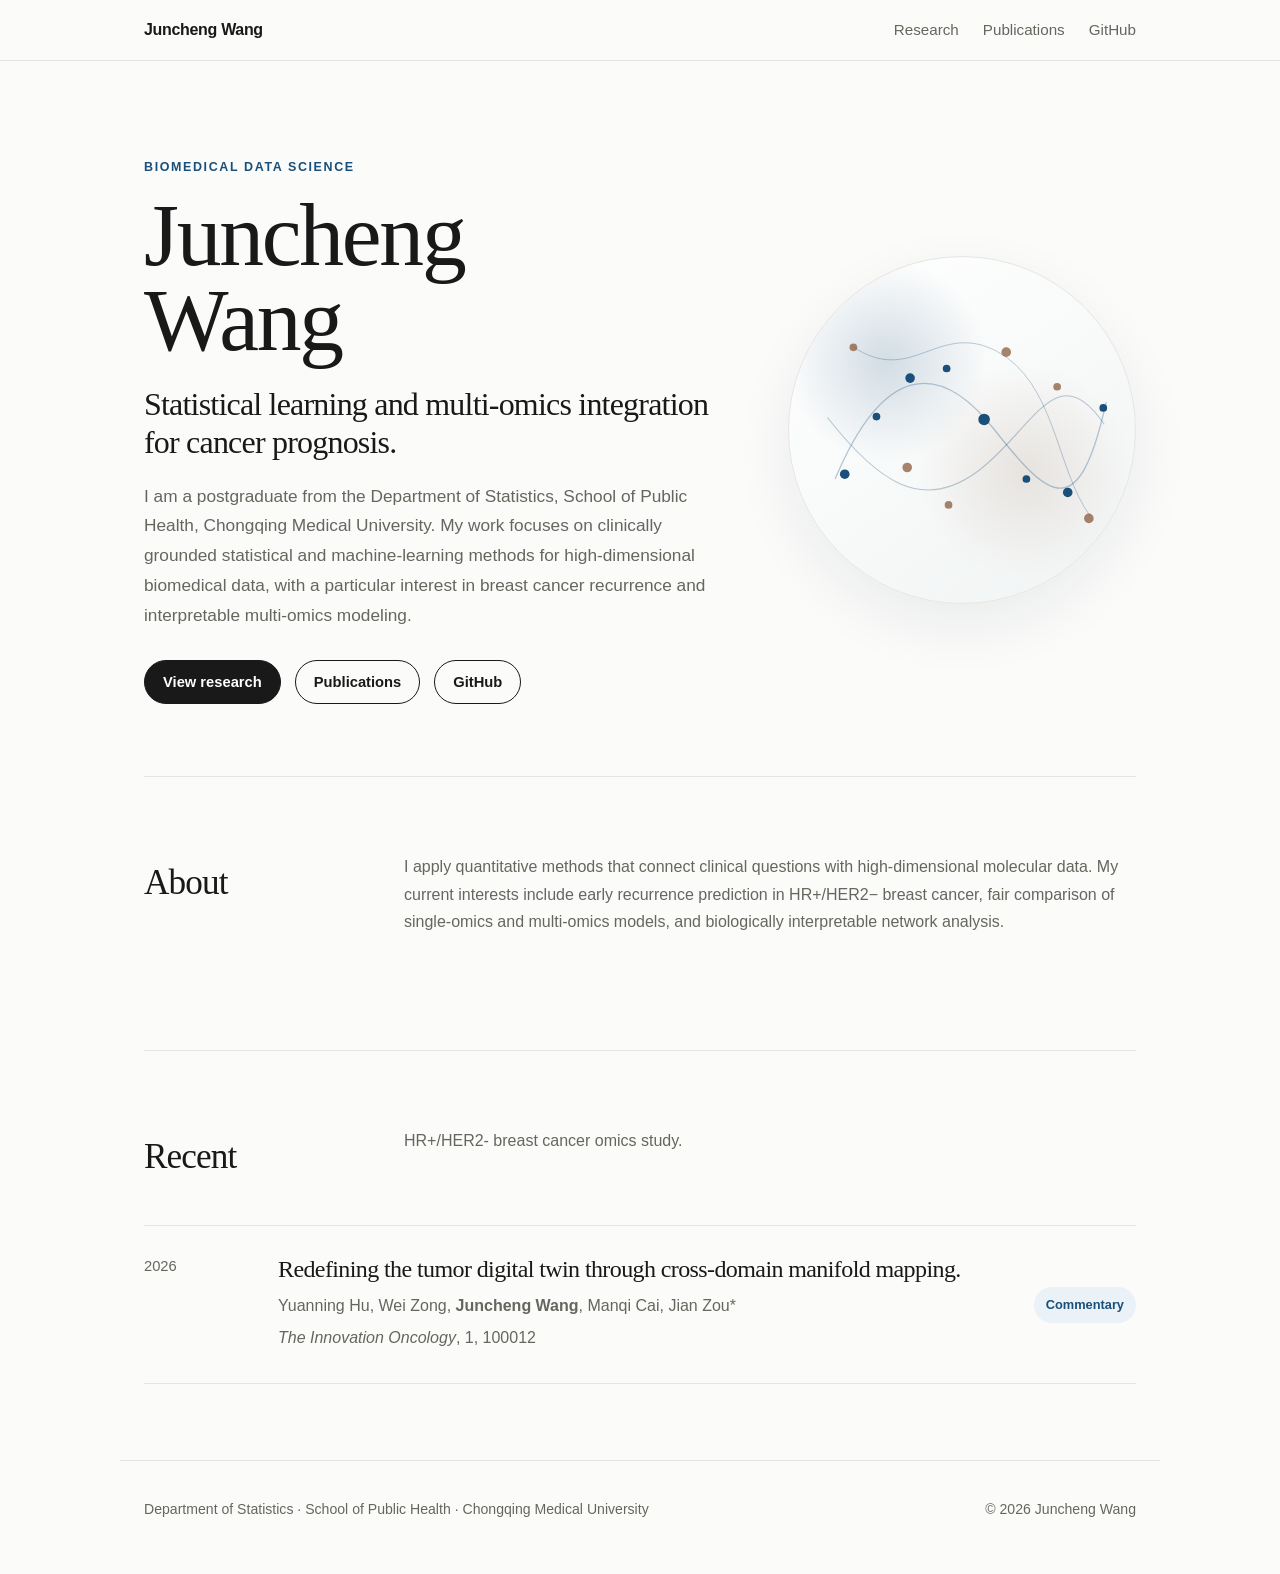
<file: index.html>
<!doctype html>
<html lang="en">
<head>
  <meta charset="utf-8">
  <meta name="viewport" content="width=device-width, initial-scale=1">
  <meta name="description" content="Juncheng Wang — biomedical data science, multi-omics integration, and cancer prognosis research.">
  <title>Juncheng Wang · Biomedical Data Science</title>
  <link rel="stylesheet" href="assets/styles.css">
</head>
<body>
<header class="site-header">
  <nav class="nav" aria-label="Main navigation">
    <a class="brand" href="index.html">Juncheng Wang</a>
    <div class="nav-links">
      <a href="research.html">Research</a>
      <a href="publications.html">Publications</a>
      <a href="https://github.com/WJC-404" target="_blank" rel="noopener noreferrer">GitHub</a>
    </div>
  </nav>
</header>
<main>
  <section class="hero">
    <div>
      <p class="eyebrow">Biomedical Data Science</p>
      <h1>Juncheng<br>Wang</h1>
      <h2>Statistical learning and multi-omics integration for cancer prognosis.</h2>
      <p class="lead">I am a postgraduate from the Department of Statistics, School of Public Health, Chongqing Medical University. My work focuses on clinically grounded statistical and machine-learning methods for high-dimensional biomedical data, with a particular interest in breast cancer recurrence and interpretable multi-omics modeling.</p>
      <div class="hero-actions">
        <a class="button primary" href="research.html">View research</a>
        <a class="button" href="publications.html">Publications</a>
        <a class="button" href="https://github.com/WJC-404" target="_blank" rel="noopener noreferrer">GitHub</a>
      </div>
    </div>
    <div class="manifold" aria-label="Abstract visualization of cross-domain manifold mapping">
      <svg viewBox="0 0 360 360" role="img" aria-hidden="true">
        <g fill="none" stroke="#194f7a" stroke-opacity=".30">
          <path d="M48 231 C98 112, 156 106, 214 180 S302 277, 330 151" stroke-width="1.4"/>
          <path d="M40 167 C91 232, 137 266, 195 224 S278 100, 328 174" stroke-width="1.1"/>
          <path d="M66 93 C128 135, 155 66, 216 98 S278 221, 313 269" stroke-width="1"/>
        </g>
        <g fill="#194f7a">
          <circle cx="58" cy="226" r="5"/><circle cx="91" cy="166" r="4"/><circle cx="126" cy="126" r="5"/>
          <circle cx="164" cy="116" r="4"/><circle cx="203" cy="169" r="6"/><circle cx="247" cy="231" r="4"/>
          <circle cx="290" cy="245" r="5"/><circle cx="327" cy="157" r="4"/>
        </g>
        <g fill="#8a5d3b" opacity=".75">
          <circle cx="67" cy="94" r="4"/><circle cx="123" cy="219" r="5"/><circle cx="166" cy="258" r="4"/>
          <circle cx="226" cy="99" r="5"/><circle cx="279" cy="135" r="4"/><circle cx="312" cy="272" r="5"/>
        </g>
      </svg>
    </div>
  </section>

  <section class="section">
    <div class="section-heading">
      <h2>About</h2>
      <p>I apply quantitative methods that connect clinical questions with high-dimensional molecular data. My current interests include early recurrence prediction in HR+/HER2− breast cancer, fair comparison of single-omics and multi-omics models, and biologically interpretable network analysis.</p>
    </div>
  </section>

  <section class="section">
    <div class="section-heading">
      <h2>Recent</h2>
      <p>HR+/HER2- breast cancer omics study.</p>
    </div>
    <article class="recent-card">
      <div class="year">2026</div>
      <div>
        <h3 class="pub-title"><a href="https://doi.org/10.59717/j.xinn-oncol.2026.100012">Redefining the tumor digital twin through cross-domain manifold mapping.</a></h3>
        <p class="pub-authors">Yuanning Hu, Wei Zong, <strong>Juncheng Wang</strong>, Manqi Cai, Jian Zou*</p>
        <p class="pub-meta"><em>The Innovation Oncology</em>, 1, 100012</p>
      </div>
      <div class="pub-type">Commentary</div>
    </article>
  </section>
</main>
<footer>
  <span>Department of Statistics · School of Public Health · Chongqing Medical University</span>
  <span>© 2026 Juncheng Wang</span>
</footer>
</body>
</html>
</file>
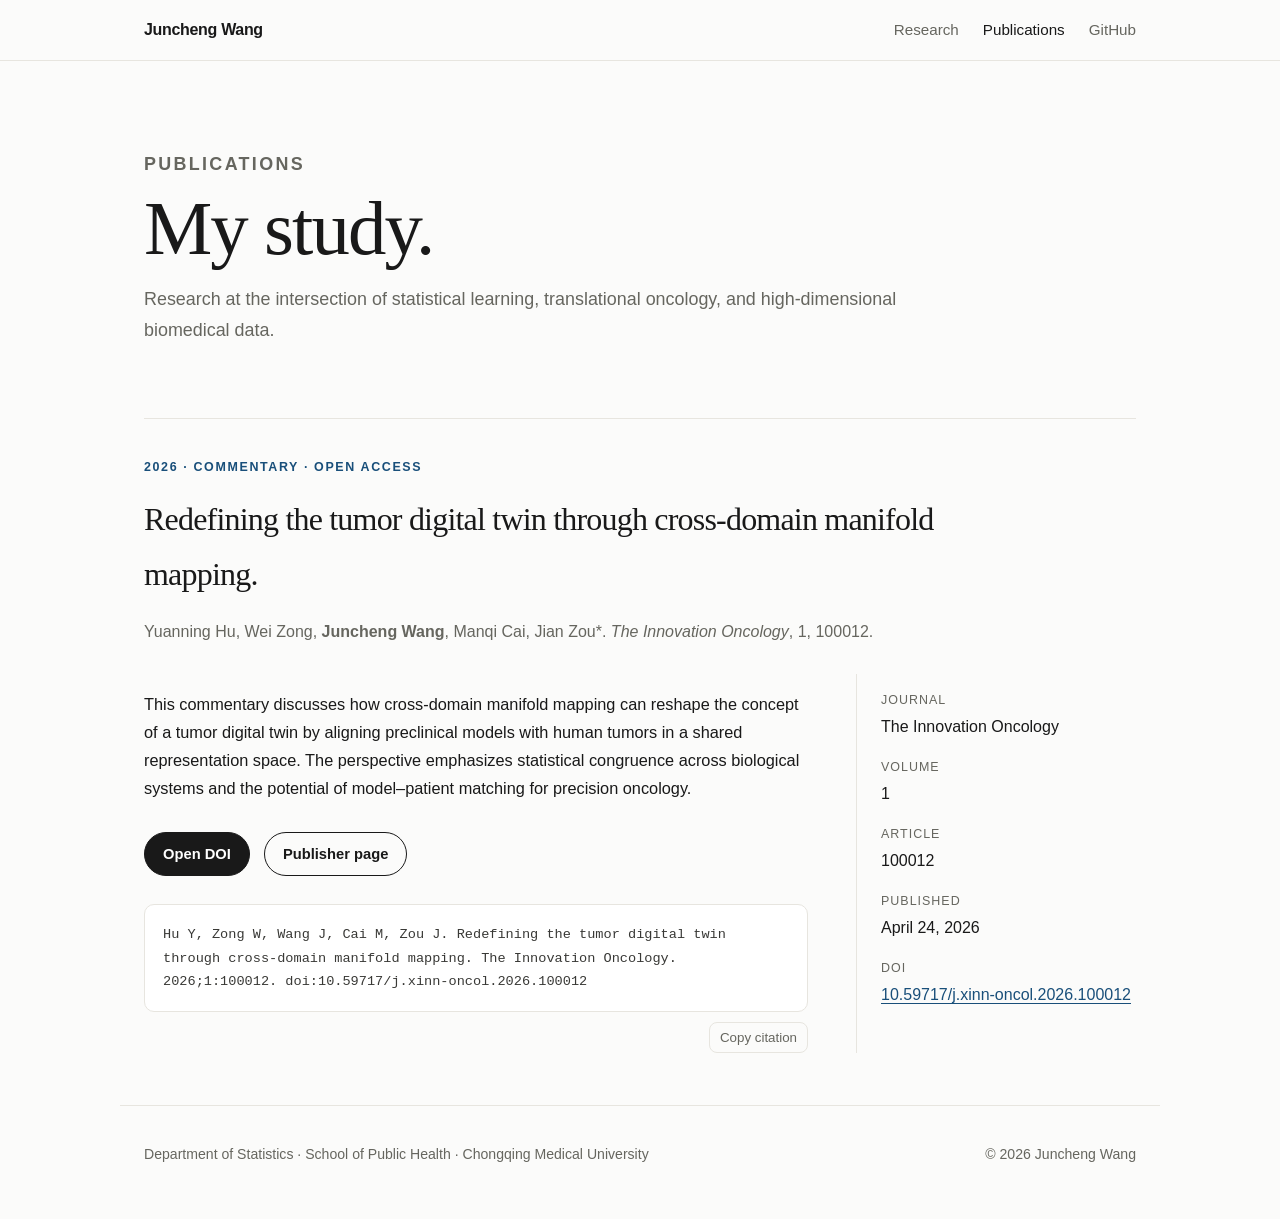
<file: publications.html>
<!doctype html>
<html lang="en">
<head>
  <meta charset="utf-8">
  <meta name="viewport" content="width=device-width, initial-scale=1">
  <meta name="description" content="Publications by Juncheng Wang.">
  <title>Publications · Juncheng Wang</title>
  <link rel="stylesheet" href="assets/styles.css">
</head>
<body>
<header class="site-header">
  <nav class="nav" aria-label="Main navigation">
    <a class="brand" href="index.html">Juncheng Wang</a>
    <div class="nav-links">
      <a href="research.html">Research</a>
      <a href="publications.html" aria-current="page">Publications</a>
      <a href="https://github.com/WJC-404" target="_blank" rel="noopener noreferrer">GitHub</a>
    </div>
  </nav>
</header>
<main>
  <section class="page-hero">
    <p class="eyebrow">Publications</p>
    <h1>My study.</h1>
    <p>Research at the intersection of statistical learning, translational oncology, and high-dimensional biomedical data.</p>
  </section>

  <article class="publication">
    <p class="eyebrow">2026 · Commentary · Open Access</p>
    <h2>Redefining the tumor digital twin through cross-domain manifold mapping.</h2>
    <p class="citation">Yuanning Hu, Wei Zong, <strong>Juncheng Wang</strong>, Manqi Cai, Jian Zou*. <em>The Innovation Oncology</em>, 1, 100012.</p>
    <div class="publication-grid">
      <div>
        <p class="summary">This commentary discusses how cross-domain manifold mapping can reshape the concept of a tumor digital twin by aligning preclinical models with human tumors in a shared representation space. The perspective emphasizes statistical congruence across biological systems and the potential of model–patient matching for precision oncology.</p>
        <div class="hero-actions">
          <a class="button primary" href="https://doi.org/10.59717/j.xinn-oncol.2026.100012">Open DOI</a>
          <a class="button" href="https://www.the-innovation.org/article/doi/10.59717/j.xinn-oncol.2026.100012">Publisher page</a>
        </div>
        <div class="citation-box" id="citation-2026">Hu Y, Zong W, Wang J, Cai M, Zou J. Redefining the tumor digital twin through cross-domain manifold mapping. The Innovation Oncology. 2026;1:100012. doi:10.59717/j.xinn-oncol.2026.100012</div>
        <div class="copy-row"><button class="copy-button" data-copy-citation="#citation-2026">Copy citation</button></div>
      </div>
      <aside class="details">
        <dl>
          <dt>Journal</dt><dd>The Innovation Oncology</dd>
          <dt>Volume</dt><dd>1</dd>
          <dt>Article</dt><dd>100012</dd>
          <dt>Published</dt><dd>April 24, 2026</dd>
          <dt>DOI</dt><dd><a href="https://doi.org/10.59717/j.xinn-oncol.2026.100012">10.59717/j.xinn-oncol.2026.100012</a></dd>
        </dl>
      </aside>
    </div>
  </article>
</main>
<footer>
  <span>Department of Statistics · School of Public Health · Chongqing Medical University</span>
  <span>© 2026 Juncheng Wang</span>
</footer>
<script src="assets/site.js"></script>
</body>
</html>
</file>
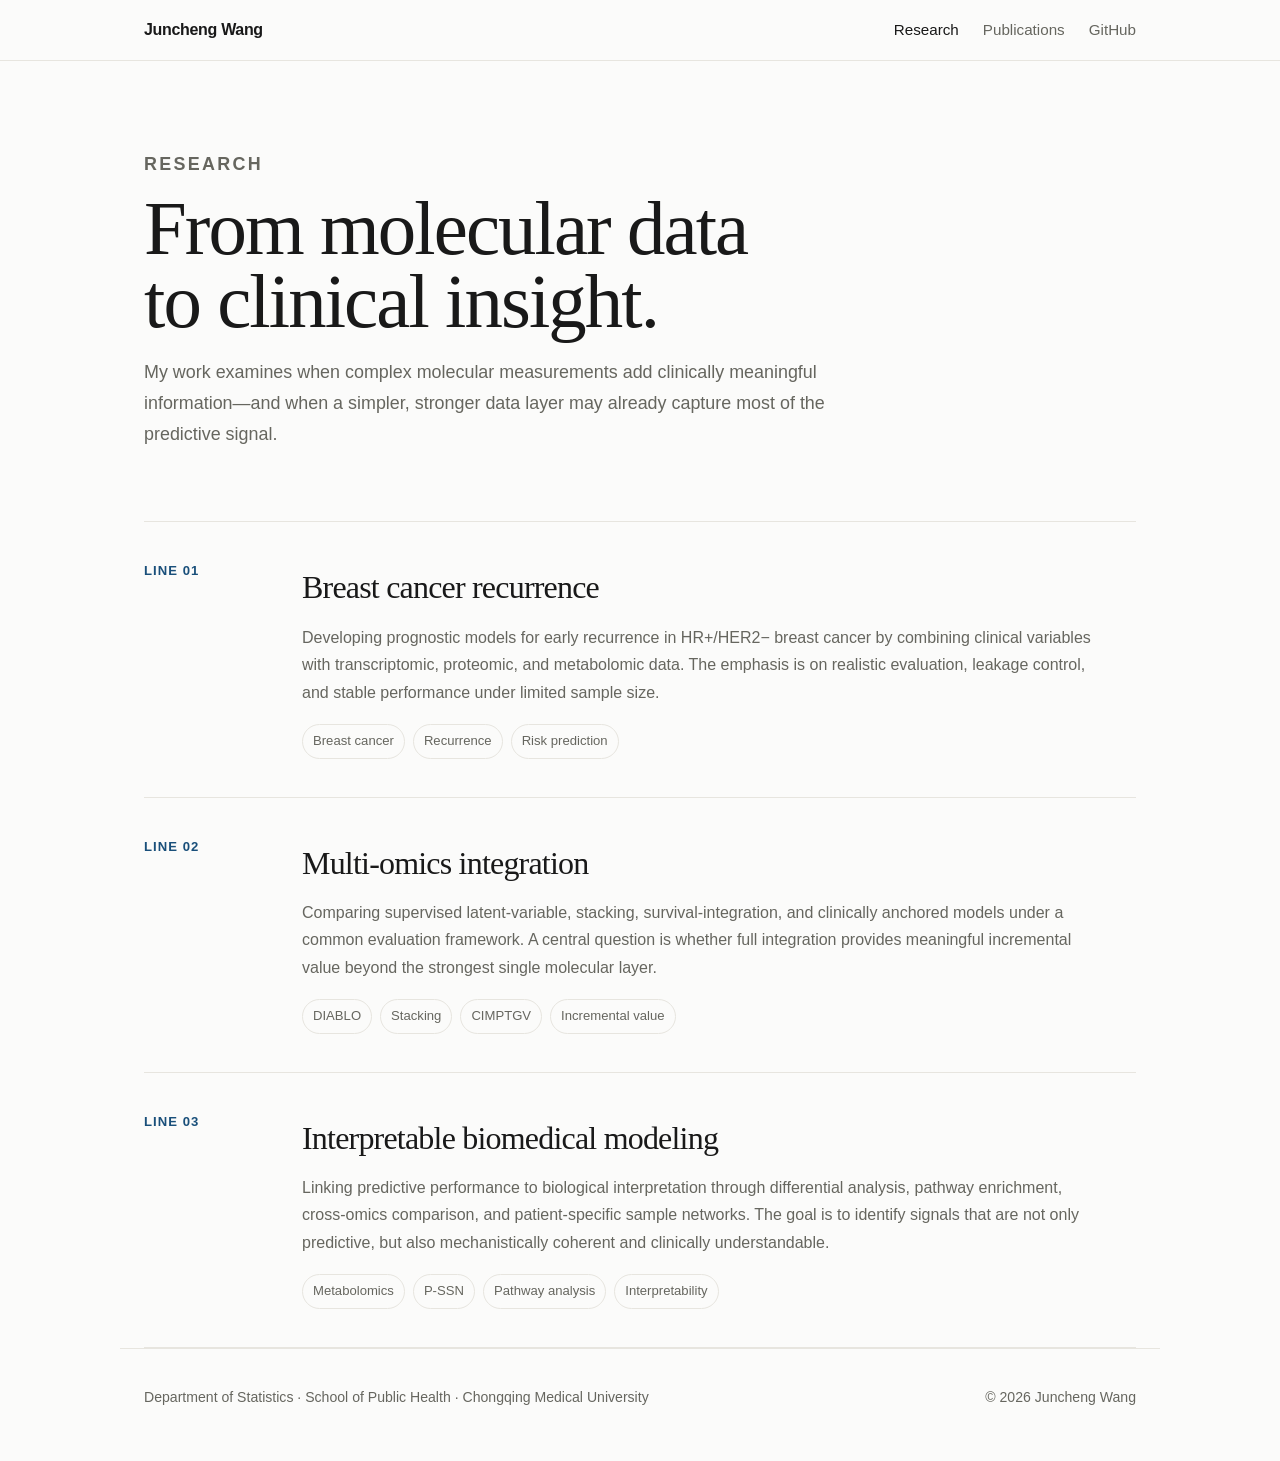
<file: research.html>
<!doctype html>
<html lang="en">
<head>
  <meta charset="utf-8">
  <meta name="viewport" content="width=device-width, initial-scale=1">
  <meta name="description" content="Research interests of Juncheng Wang.">
  <title>Research · Juncheng Wang</title>
  <link rel="stylesheet" href="assets/styles.css">
</head>
<body>
<header class="site-header">
  <nav class="nav" aria-label="Main navigation">
    <a class="brand" href="index.html">Juncheng Wang</a>
    <div class="nav-links">
      <a href="research.html" aria-current="page">Research</a>
      <a href="publications.html">Publications</a>
      <a href="https://github.com/WJC-404" target="_blank" rel="noopener noreferrer">GitHub</a>
    </div>
  </nav>
</header>
<main>
  <section class="page-hero">
    <p class="eyebrow">Research</p>
    <h1>From molecular data<br>to clinical insight.</h1>
    <p>My work examines when complex molecular measurements add clinically meaningful information—and when a simpler, stronger data layer may already capture most of the predictive signal.</p>
  </section>

  <section class="research-line">
    <div class="line-label">Line 01</div>
    <div>
      <h2>Breast cancer recurrence</h2>
      <p>Developing prognostic models for early recurrence in HR+/HER2− breast cancer by combining clinical variables with transcriptomic, proteomic, and metabolomic data. The emphasis is on realistic evaluation, leakage control, and stable performance under limited sample size.</p>
      <div class="tags"><span class="tag">Breast cancer</span><span class="tag">Recurrence</span><span class="tag">Risk prediction</span></div>
    </div>
  </section>

  <section class="research-line">
    <div class="line-label">Line 02</div>
    <div>
      <h2>Multi-omics integration</h2>
      <p>Comparing supervised latent-variable, stacking, survival-integration, and clinically anchored models under a common evaluation framework. A central question is whether full integration provides meaningful incremental value beyond the strongest single molecular layer.</p>
      <div class="tags"><span class="tag">DIABLO</span><span class="tag">Stacking</span><span class="tag">CIMPTGV</span><span class="tag">Incremental value</span></div>
    </div>
  </section>

  <section class="research-line">
    <div class="line-label">Line 03</div>
    <div>
      <h2>Interpretable biomedical modeling</h2>
      <p>Linking predictive performance to biological interpretation through differential analysis, pathway enrichment, cross-omics comparison, and patient-specific sample networks. The goal is to identify signals that are not only predictive, but also mechanistically coherent and clinically understandable.</p>
      <div class="tags"><span class="tag">Metabolomics</span><span class="tag">P-SSN</span><span class="tag">Pathway analysis</span><span class="tag">Interpretability</span></div>
    </div>
  </section>
</main>
<footer>
  <span>Department of Statistics · School of Public Health · Chongqing Medical University</span>
  <span>© 2026 Juncheng Wang</span>
</footer>
</body>
</html>
</file>
<file: assets/styles.css>
:root {
  --bg: #fbfbfa;
  --surface: #ffffff;
  --text: #191919;
  --muted: #66665f;
  --line: #e7e5df;
  --accent: #194f7a;
  --accent-soft: #eaf2f7;
  --max: 1040px;
  --serif: Georgia, 'Times New Roman', serif;
  --sans: Inter, ui-sans-serif, -apple-system, BlinkMacSystemFont, 'Segoe UI', Arial, sans-serif;
}

* { box-sizing: border-box; }
html { scroll-behavior: smooth; }
body {
  margin: 0;
  background: var(--bg);
  color: var(--text);
  font-family: var(--sans);
  line-height: 1.72;
  -webkit-font-smoothing: antialiased;
}
a { color: var(--accent); text-decoration-thickness: 1px; text-underline-offset: 3px; }
a:hover { text-decoration-thickness: 2px; }
img { max-width: 100%; display: block; }

.site-header {
  position: sticky;
  top: 0;
  z-index: 20;
  background: color-mix(in srgb, var(--bg) 92%, transparent);
  backdrop-filter: blur(12px);
  border-bottom: 1px solid var(--line);
}
.nav {
  max-width: var(--max);
  margin: 0 auto;
  padding: 16px 24px;
  display: flex;
  align-items: center;
  justify-content: space-between;
  gap: 24px;
}
.brand {
  color: var(--text);
  text-decoration: none;
  font-weight: 700;
  letter-spacing: -0.02em;
}
.nav-links { display: flex; gap: 24px; align-items: center; }
.nav-links a { color: var(--muted); text-decoration: none; font-size: 0.95rem; }
.nav-links a[aria-current='page'], .nav-links a:hover { color: var(--text); }

main { max-width: var(--max); margin: 0 auto; padding: 0 24px; }
.hero {
  min-height: 66vh;
  display: grid;
  grid-template-columns: minmax(0, 1.25fr) minmax(280px, 0.75fr);
  gap: 64px;
  align-items: center;
  padding: 96px 0 72px;
}
.eyebrow {
  margin: 0 0 14px;
  color: var(--accent);
  text-transform: uppercase;
  letter-spacing: 0.13em;
  font-size: 0.78rem;
  font-weight: 700;
}
h1, h2, h3 { font-family: var(--serif); font-weight: 500; letter-spacing: -0.025em; }
h1 { margin: 0; font-size: clamp(3rem, 7vw, 6.6rem); line-height: 0.95; }
.hero h2 {
  margin: 24px 0 20px;
  font-size: clamp(1.45rem, 2.5vw, 2.35rem);
  line-height: 1.18;
  max-width: 820px;
}
.lead { font-size: 1.08rem; color: var(--muted); max-width: 760px; }
.hero-actions { display: flex; gap: 14px; flex-wrap: wrap; margin-top: 30px; }
.button {
  display: inline-flex;
  align-items: center;
  justify-content: center;
  min-height: 44px;
  padding: 0 18px;
  border-radius: 999px;
  border: 1px solid var(--text);
  color: var(--text);
  text-decoration: none;
  font-weight: 650;
  font-size: 0.92rem;
}
.button.primary { background: var(--text); color: #fff; }
.button:hover { transform: translateY(-1px); }

.manifold {
  width: min(100%, 360px);
  aspect-ratio: 1;
  justify-self: end;
  border-radius: 50%;
  border: 1px solid var(--line);
  background:
    radial-gradient(circle at 28% 30%, rgba(25,79,122,.18), transparent 29%),
    radial-gradient(circle at 68% 62%, rgba(128,86,54,.13), transparent 34%),
    linear-gradient(145deg, #fff 0%, #f1f4f4 100%);
  position: relative;
  overflow: hidden;
  box-shadow: 0 22px 60px rgba(20,35,50,.07);
}
.manifold svg { width: 100%; height: 100%; }

.section { padding: 76px 0; border-top: 1px solid var(--line); }
.section-heading { display: grid; grid-template-columns: 220px 1fr; gap: 40px; margin-bottom: 38px; }
.section-heading h2 { font-size: 2.2rem; margin: 0; }
.section-heading p { margin: 0; color: var(--muted); max-width: 720px; }

.recent-card {
  display: grid;
  grid-template-columns: 110px 1fr auto;
  gap: 24px;
  padding: 28px 0;
  border-top: 1px solid var(--line);
  border-bottom: 1px solid var(--line);
  align-items: start;
}
.year { font-size: 0.92rem; color: var(--muted); font-variant-numeric: tabular-nums; }
.pub-title { margin: 0 0 8px; font-family: var(--serif); font-size: 1.5rem; line-height: 1.25; }
.pub-title a { color: var(--text); text-decoration: none; }
.pub-title a:hover { color: var(--accent); }
.pub-meta, .pub-authors { margin: 4px 0; color: var(--muted); }
.pub-type { align-self: center; white-space: nowrap; color: var(--accent); background: var(--accent-soft); border-radius: 999px; padding: 7px 12px; font-size: 0.8rem; font-weight: 700; }

.page-hero { padding: 88px 0 54px; }
.page-hero h1 { font-size: clamp(3rem, 6vw, 5.4rem); }
.page-hero p { font-size: 1.12rem; color: var(--muted); max-width: 760px; }

.research-line { display: grid; grid-template-columns: 120px 1fr; gap: 38px; padding: 38px 0; border-top: 1px solid var(--line); }
.research-line:last-child { border-bottom: 1px solid var(--line); }
.line-label { color: var(--accent); font-weight: 700; font-size: 0.82rem; letter-spacing: .08em; text-transform: uppercase; }
.research-line h2 { margin: 0 0 8px; font-size: 2rem; }
.research-line p { margin: 0; color: var(--muted); max-width: 800px; }
.tags { display: flex; gap: 8px; flex-wrap: wrap; margin-top: 18px; }
.tag { border: 1px solid var(--line); border-radius: 999px; padding: 5px 10px; color: var(--muted); font-size: 0.82rem; }

.publication { padding: 38px 0 52px; border-top: 1px solid var(--line); }
.publication h2 { margin: 0 0 12px; font-size: 2rem; max-width: 850px; }
.publication .citation { color: var(--muted); max-width: 900px; }
.publication-grid { display: grid; grid-template-columns: 1fr 280px; gap: 48px; margin-top: 28px; }
.summary { font-size: 1.02rem; }
.details { border-left: 1px solid var(--line); padding-left: 24px; }
.details dl { margin: 0; }
.details dt { color: var(--muted); font-size: .78rem; text-transform: uppercase; letter-spacing: .08em; margin-top: 16px; }
.details dd { margin: 2px 0 0; }
.citation-box { margin-top: 28px; padding: 18px; background: var(--surface); border: 1px solid var(--line); border-radius: 10px; font-family: ui-monospace, SFMono-Regular, Menlo, Consolas, monospace; font-size: .85rem; color: #393936; }
.copy-row { margin-top: 10px; display: flex; justify-content: flex-end; }
.copy-button { border: 1px solid var(--line); background: transparent; border-radius: 8px; padding: 7px 10px; cursor: pointer; color: var(--muted); }
.copy-button:hover { color: var(--text); border-color: #bbb; }

footer { max-width: var(--max); margin: 0 auto; padding: 36px 24px 52px; border-top: 1px solid var(--line); color: var(--muted); font-size: .88rem; display: flex; justify-content: space-between; gap: 20px; flex-wrap: wrap; }

@media (max-width: 760px) {
  .nav { padding: 14px 18px; }
  .nav-links { gap: 14px; }
  .hero { grid-template-columns: 1fr; min-height: auto; padding-top: 70px; gap: 42px; }
  .manifold { justify-self: start; width: min(84vw, 330px); }
  .section-heading, .research-line { grid-template-columns: 1fr; gap: 12px; }
  .recent-card { grid-template-columns: 1fr; gap: 10px; }
  .pub-type { justify-self: start; }
  .publication-grid { grid-template-columns: 1fr; }
  .details { border-left: 0; border-top: 1px solid var(--line); padding: 20px 0 0; }
}
</file>
